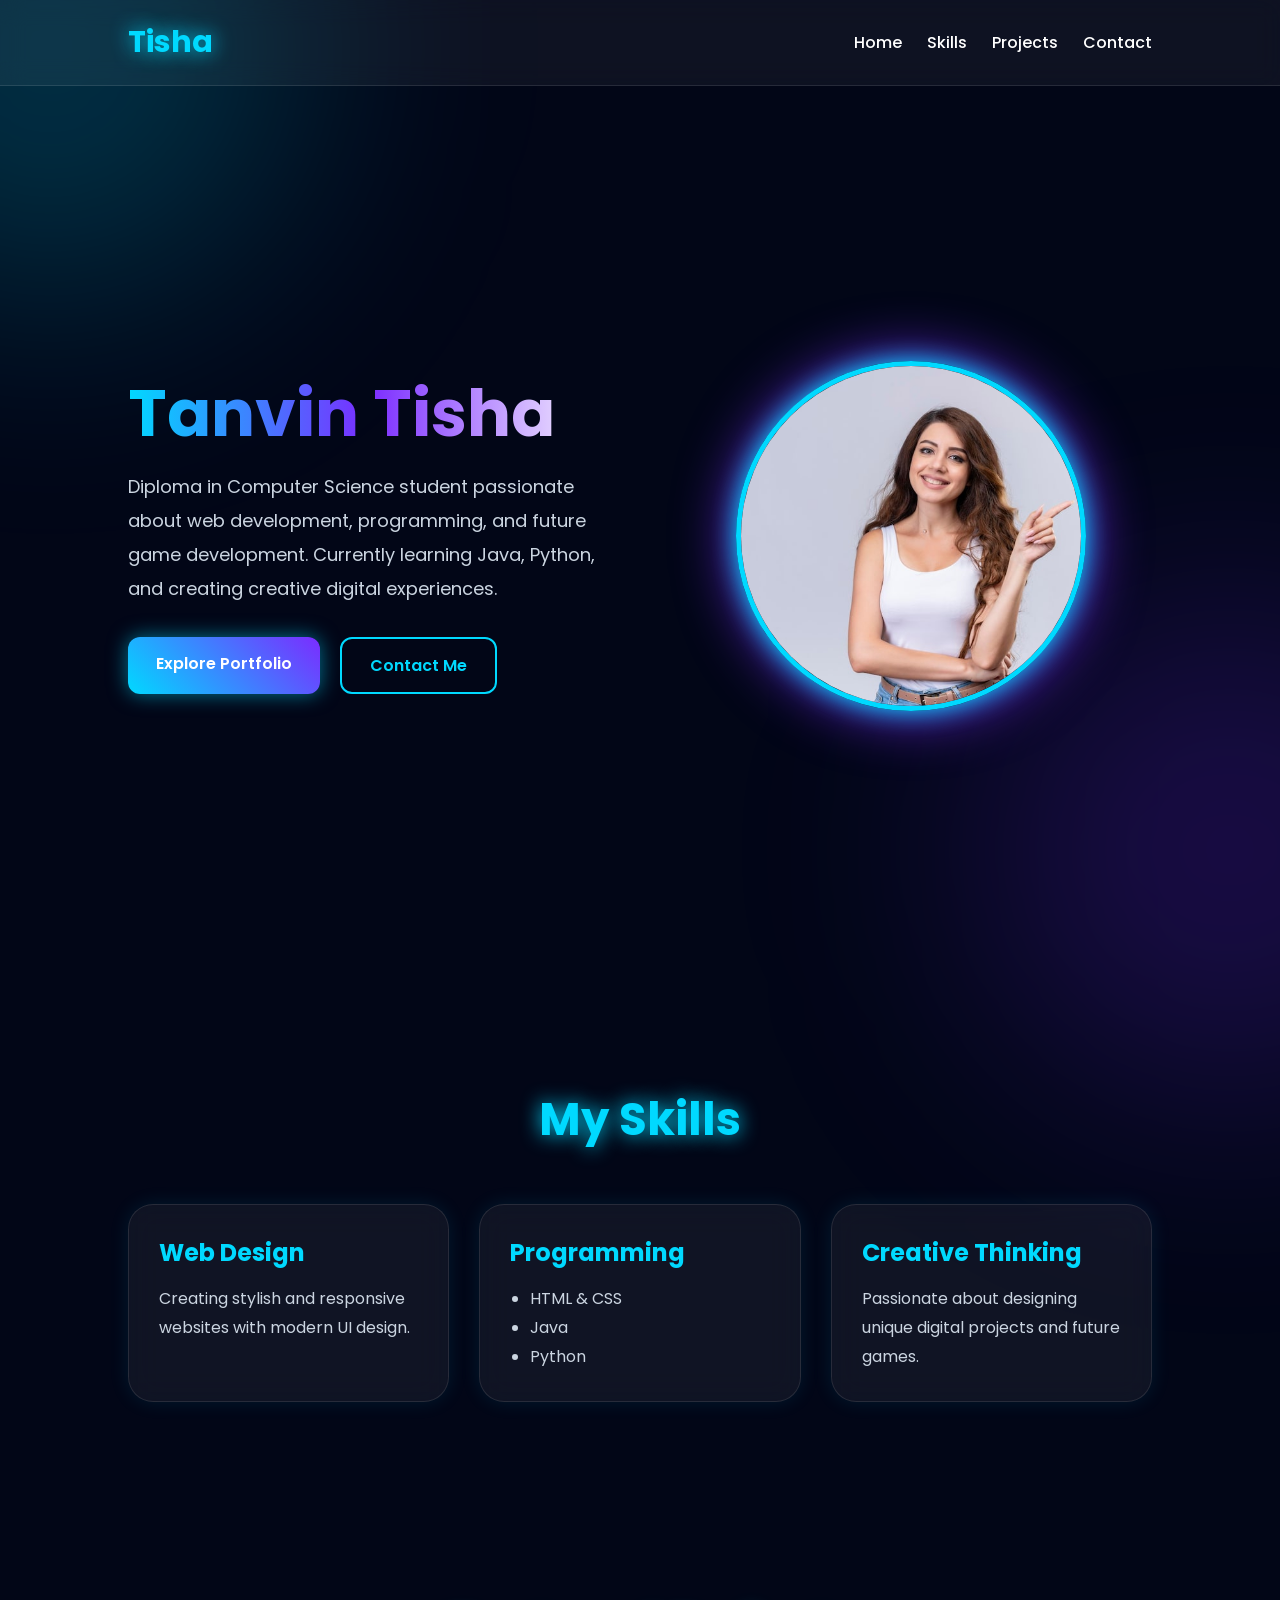
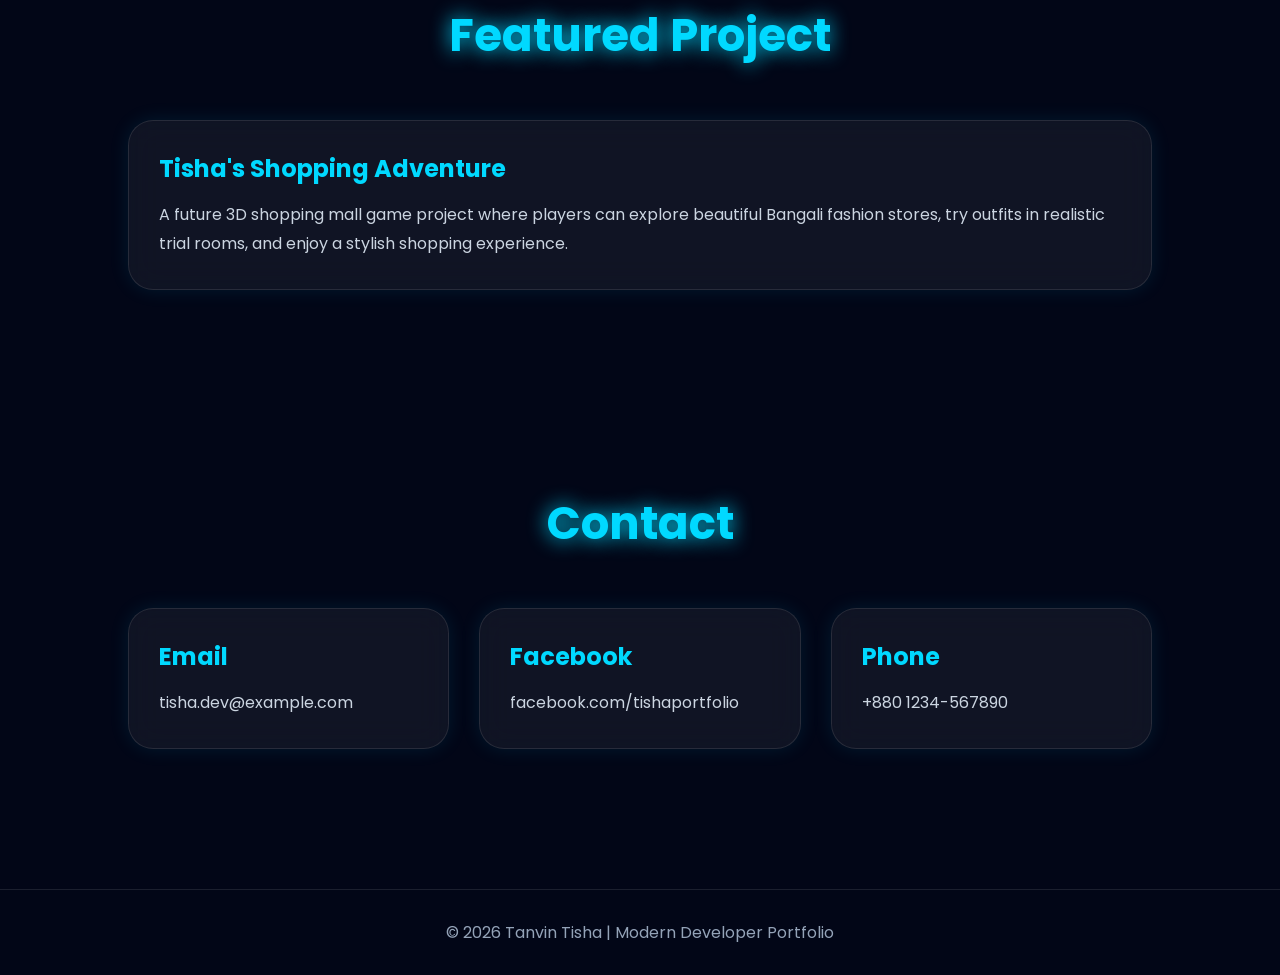
<file: 715458/index.html>
<!DOCTYPE html>
<html lang="en">

<head>
  <meta charset="UTF-8" />
  <meta name="viewport" content="width=device-width, initial-scale=1.0" />
  <title>Tanvin Tisha | Portfolio</title>

  <link rel="preconnect" href="https://fonts.googleapis.com">
  <link rel="preconnect" href="https://fonts.gstatic.com" crossorigin>

  <link href="https://fonts.googleapis.com/css2?family=Poppins:wght@300;400;500;600;700;800&display=swap"
    rel="stylesheet">

  <style>
    * {
      margin: 0;
      padding: 0;
      box-sizing: border-box;
      scroll-behavior: smooth;
    }

    body {
      font-family: 'Poppins', sans-serif;
      background: #020617;
      overflow-x: hidden;
      color: white;
    }

    body::before {
      content: "";
      position: fixed;
      width: 500px;
      height: 500px;
      background: #00d9ff33;
      border-radius: 50%;
      top: -200px;
      left: -200px;
      filter: blur(120px);
      z-index: -1;
    }

    body::after {
      content: "";
      position: fixed;
      width: 500px;
      height: 500px;
      background: #7b2cff33;
      border-radius: 50%;
      bottom: -200px;
      right: -200px;
      filter: blur(120px);
      z-index: -1;
    }

    nav {
      width: 100%;
      padding: 20px 10%;
      display: flex;
      justify-content: space-between;
      align-items: center;
      backdrop-filter: blur(12px);
      background: rgba(255, 255, 255, 0.05);
      border-bottom: 1px solid rgba(255, 255, 255, 0.1);
      position: sticky;
      top: 0;
      z-index: 999;
    }

    nav h1 {
      font-size: 30px;
      color: #00d9ff;
      text-shadow: 0 0 20px #00d9ff;
    }

    nav ul {
      display: flex;
      list-style: none;
      gap: 25px;
    }

    nav ul li a {
      text-decoration: none;
      color: white;
      transition: 0.3s;
      font-weight: 500;
    }

    nav ul li a:hover {
      color: #00d9ff;
      text-shadow: 0 0 10px #00d9ff;
    }

    .hero {
      min-height: 100vh;
      display: flex;
      justify-content: center;
      align-items: center;
      gap: 60px;
      padding: 60px 10%;
      flex-wrap: wrap;
    }

    .hero-text {
      flex: 1;
      min-width: 300px;
    }

    .hero-text h2 {
      font-size: 65px;
      line-height: 1.1;
      margin-bottom: 20px;
      background: linear-gradient(to right, #00d9ff, #7b2cff, white);
      -webkit-background-clip: text;
      -webkit-text-fill-color: transparent;
      animation: glow 3s infinite alternate;
    }

    @keyframes glow {
      from {
        filter: drop-shadow(0 0 10px #00d9ff);
      }

      to {
        filter: drop-shadow(0 0 25px #7b2cff);
      }
    }

    .hero-text p {
      font-size: 18px;
      line-height: 1.9;
      color: #cbd5e1;
      margin-bottom: 30px;
    }

    .buttons {
      display: flex;
      gap: 20px;
      flex-wrap: wrap;
    }

    .btn {
      padding: 14px 28px;
      border-radius: 12px;
      text-decoration: none;
      font-weight: 600;
      transition: 0.4s;
    }

    .btn-primary {
      background: linear-gradient(45deg, #00d9ff, #7b2cff);
      color: white;
      box-shadow: 0 0 20px #00d9ff88;
    }

    .btn-primary:hover {
      transform: translateY(-5px);
      box-shadow: 0 0 30px #00d9ff;
    }

    .btn-secondary {
      border: 2px solid #00d9ff;
      color: #00d9ff;
    }

    .btn-secondary:hover {
      background: #00d9ff;
      color: black;
      box-shadow: 0 0 25px #00d9ff;
    }

    .hero-image {
      flex: 1;
      display: flex;
      justify-content: center;
      min-width: 300px;
    }

    .hero-image img {
      width: 350px;
      height: 350px;
      object-fit: cover;
      border-radius: 50%;
      border: 5px solid #00d9ff;
      box-shadow:
        0 0 25px #00d9ff,
        0 0 60px #7b2cff;
      animation: float 4s ease-in-out infinite;
    }

    @keyframes float {

      0%,
      100% {
        transform: translateY(0px);
      }

      50% {
        transform: translateY(-15px);
      }
    }

    section {
      padding: 100px 10%;
    }

    .title {
      text-align: center;
      font-size: 45px;
      margin-bottom: 50px;
      color: #00d9ff;
      text-shadow: 0 0 20px #00d9ff;
    }

    .cards {
      display: grid;
      grid-template-columns: repeat(auto-fit, minmax(260px, 1fr));
      gap: 30px;
    }

    .card {
      background: rgba(255, 255, 255, 0.06);
      padding: 30px;
      border-radius: 25px;
      backdrop-filter: blur(15px);
      border: 1px solid rgba(255, 255, 255, 0.1);
      transition: 0.4s;
      box-shadow: 0 0 20px rgba(0, 217, 255, 0.1);
    }

    .card:hover {
      transform: translateY(-10px);
      box-shadow: 0 0 30px #00d9ff66;
    }

    .card h3 {
      font-size: 24px;
      margin-bottom: 15px;
      color: #00d9ff;
    }

    .card p,
    .card li {
      color: #cbd5e1;
      line-height: 1.8;
    }

    .card ul {
      padding-left: 20px;
    }

    footer {
      text-align: center;
      padding: 30px;
      color: #94a3b8;
      border-top: 1px solid rgba(255, 255, 255, 0.1);
      margin-top: 40px;
    }

    @media(max-width:900px) {
      .hero-text h2 {
        font-size: 45px;
      }

      nav ul {
        display: none;
      }
    }
  </style>
</head>

<body>

  <nav>
    <h1>Tisha</h1>

    <ul>
      <li><a href="#">Home</a></li>
      <li><a href="#">Skills</a></li>
      <li><a href="#">Projects</a></li>
      <li><a href="#">Contact</a></li>
    </ul>
  </nav>

  <section class="hero">

    <div class="hero-text">
      <h2>Tanvin Tisha</h2>

      <p>
        Diploma in Computer Science student passionate about web development,
        programming, and future game development. Currently learning Java,
        Python, and creating creative digital experiences.
      </p>

      <div class="buttons">
        <a href="#" class="btn btn-primary">Explore Portfolio</a>

        <a href="#" class="btn btn-secondary">Contact Me</a>
      </div>
    </div>

    <div class="hero-image">
      <img src="profile.jpeg"
        alt="Profile">
    </div>

  </section>

  <section>

    <h2 class="title">My Skills</h2>

    <div class="cards">

      <div class="card">
        <h3>Web Design</h3>
        <p>
          Creating stylish and responsive websites with modern UI design.
        </p>
      </div>

      <div class="card">
        <h3>Programming</h3>

        <ul>
          <li>HTML & CSS</li>
          <li>Java</li>
          <li>Python</li>
        </ul>
      </div>

      <div class="card">
        <h3>Creative Thinking</h3>

        <p>
          Passionate about designing unique digital projects and future games.
        </p>
      </div>

    </div>

  </section>

  <section>

    <h2 class="title">Featured Project</h2>

    <div class="cards">

      <div class="card">
        <h3>Tisha's Shopping Adventure</h3>

        <p>
          A future 3D shopping mall game project where players can explore
          beautiful Bangali fashion stores, try outfits in realistic trial rooms,
          and enjoy a stylish shopping experience.
        </p>
      </div>

    </div>

  </section>

  <section>

    <h2 class="title">Contact</h2>

    <div class="cards">

      <div class="card">
        <h3>Email</h3>
        <p>tisha.dev@example.com</p>
      </div>

      <div class="card">
        <h3>Facebook</h3>
        <p>facebook.com/tishaportfolio</p>
      </div>

      <div class="card">
        <h3>Phone</h3>
        <p>+880 1234-567890</p>
      </div>

    </div>

  </section>

  <footer>
    © 2026 Tanvin Tisha | Modern Developer Portfolio
  </footer>

</body>

</html>
</file>
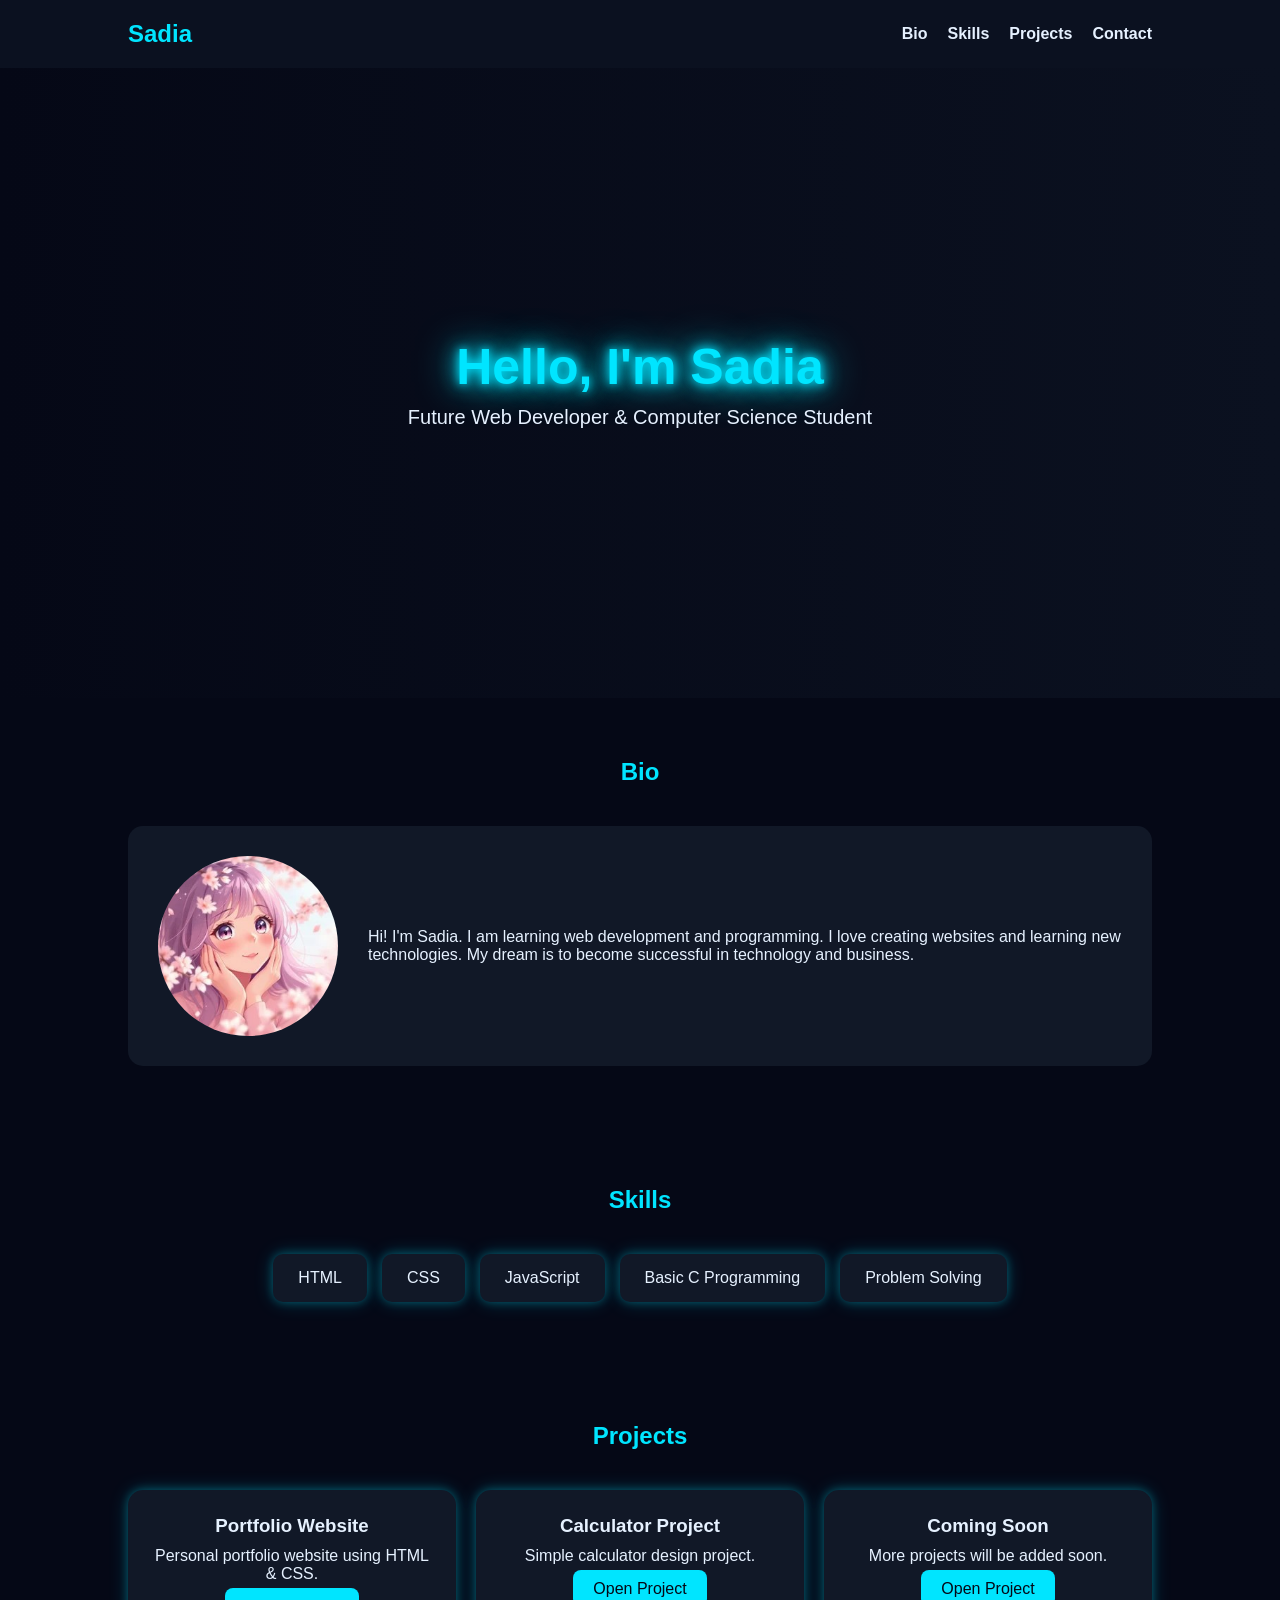
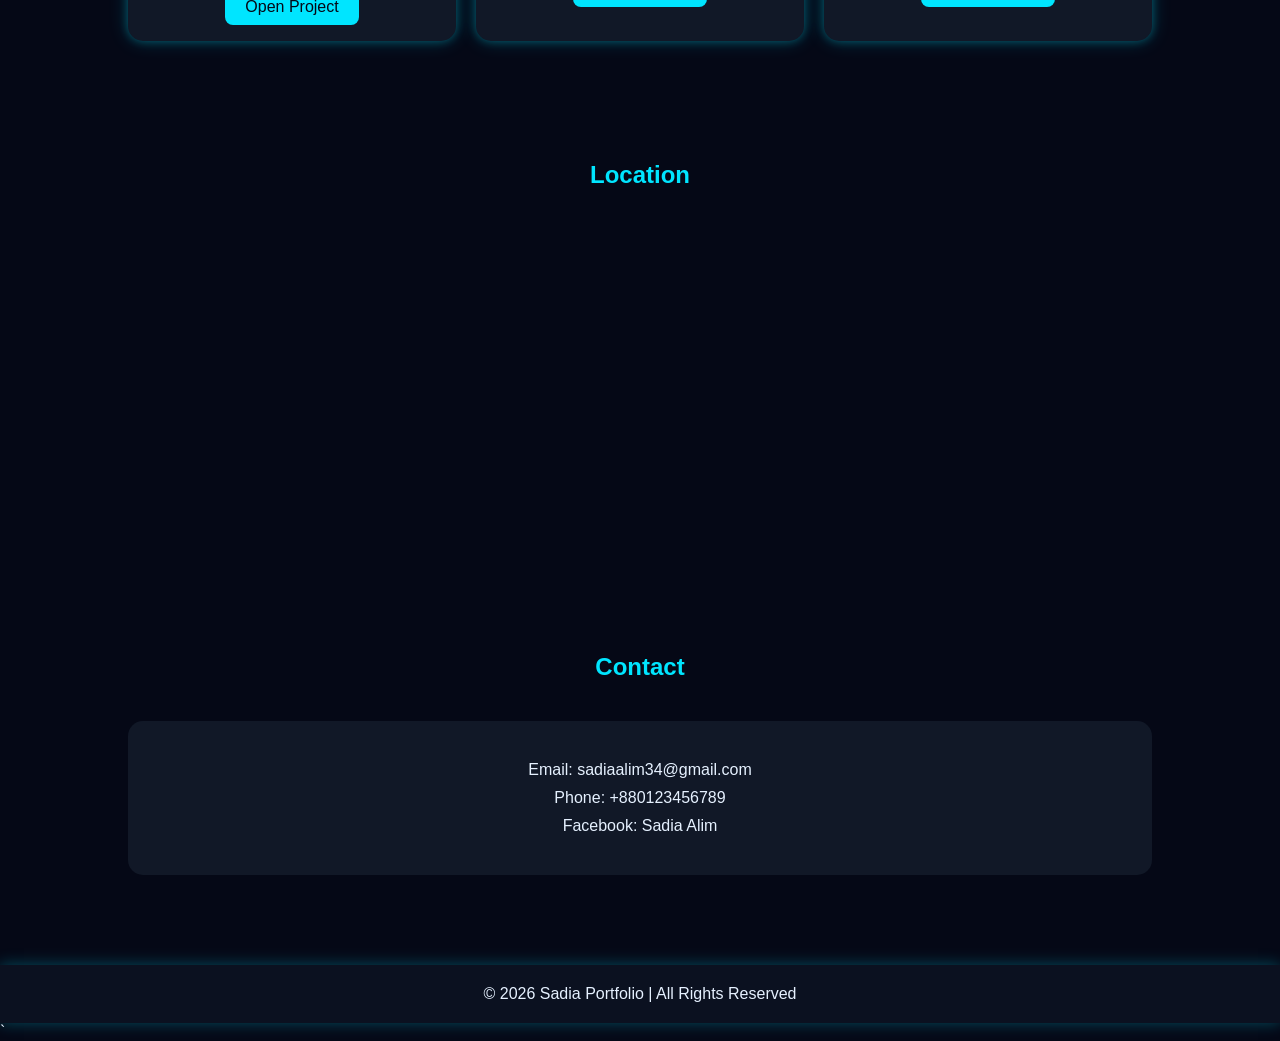
<file: 715483/index.html>
<!DOCTYPE html>
<html lang="en">
<head>
    <meta charset="UTF-8">
    <meta name="viewport" content="width=device-width, initial-scale=1.0">
    <title>Sadia Portfolio</title>
    <link rel="stylesheet" href="style.css">
</head>
<body>

    <!-- Navbar -->
    <nav>
        <h2 class="logo">Sadia</h2>

        <ul>
            <li><a href="#bio">Bio</a></li>
            <li><a href="#skills">Skills</a></li>
            <li><a href="#projects">Projects</a></li>
            <li><a href="#contact">Contact</a></li>
        </ul>
    </nav>

    <!-- Hero Section -->
    <section class="hero">
        <div class="hero-text">
            <h1>Hello, I'm Sadia</h1>
            <p>Future Web Developer & Computer Science Student</p>
        </div>
    </section>

    <!-- Bio Section -->
    <section id="bio" class="section">
        <h2>Bio</h2>

        <div class="bio-container">
            <img src="profile.jpeg" alt="Profile Picture">

            <p>
                Hi! I'm Sadia. I am learning web development and programming.
                I love creating websites and learning new technologies.
                My dream is to become successful in technology and business.
            </p>
        </div>
    </section>

    <!-- Skills Section -->
    <section id="skills" class="section">
        <h2>Skills</h2>

        <div class="skills-box">
            <div class="skill">HTML</div>
            <div class="skill">CSS</div>
            <div class="skill">JavaScript</div>
            <div class="skill">Basic C Programming</div>
            <div class="skill">Problem Solving</div>
        </div>
    </section>

    <!-- Projects Section -->
    <section id="projects" class="section">
        <h2>Projects</h2>

        <div class="project-container">

            <div class="project-card">
                <h3>Portfolio Website</h3>
                <p>Personal portfolio website using HTML & CSS.</p>
                <a href="https://github.com" target="_blank">Open Project</a>
            </div>

            <div class="project-card">
                <h3>Calculator Project</h3>
                <p>Simple calculator design project.</p>
                <a href="https://github.com" target="_blank">Open Project</a>
            </div>

            <div class="project-card">
                <h3>Coming Soon</h3>
                <p>More projects will be added soon.</p>
                <a href="#">Open Project</a>
            </div>

        </div>
    </section>

    <!-- Location Section -->
    <section class="section">
        <h2>Location</h2>

        <div class="map-container">
            <iframe
                src="https://www.google.com/maps/embed?pb=!1m18!1m12!1m3!1d14581.773248621536!2d89.370487!3d24.846522!2m3!1f0!2f0!3f0!3m2!1i1024!2i768!4f13.1!3m3!1m2!1s0x39fcbc9c9d4f5a6f%3A0x5d6b52cb7f4b8d2d!2sBogra!5e0!3m2!1sen!2sbd!4v1710000000000!5m2!1sen!2sbd"
                width="100%"
                height="300"
                style="border:0;"
                allowfullscreen=""
                loading="lazy">
            </iframe>
        </div>
    </section>

    <!-- Contact Section -->
    <section id="contact" class="section">
        <h2>Contact</h2>

        <div class="contact-box">
            <p>Email: sadiaalim34@gmail.com</p>
            <p>Phone: +880123456789</p>
            <p>Facebook: Sadia Alim</p>
        </div>
    </section>

    <!-- Footer -->
    <footer>
        <p>© 2026 Sadia Portfolio | All Rights Reserved</p>
    </footer>

</body>
</html>
`
</file>
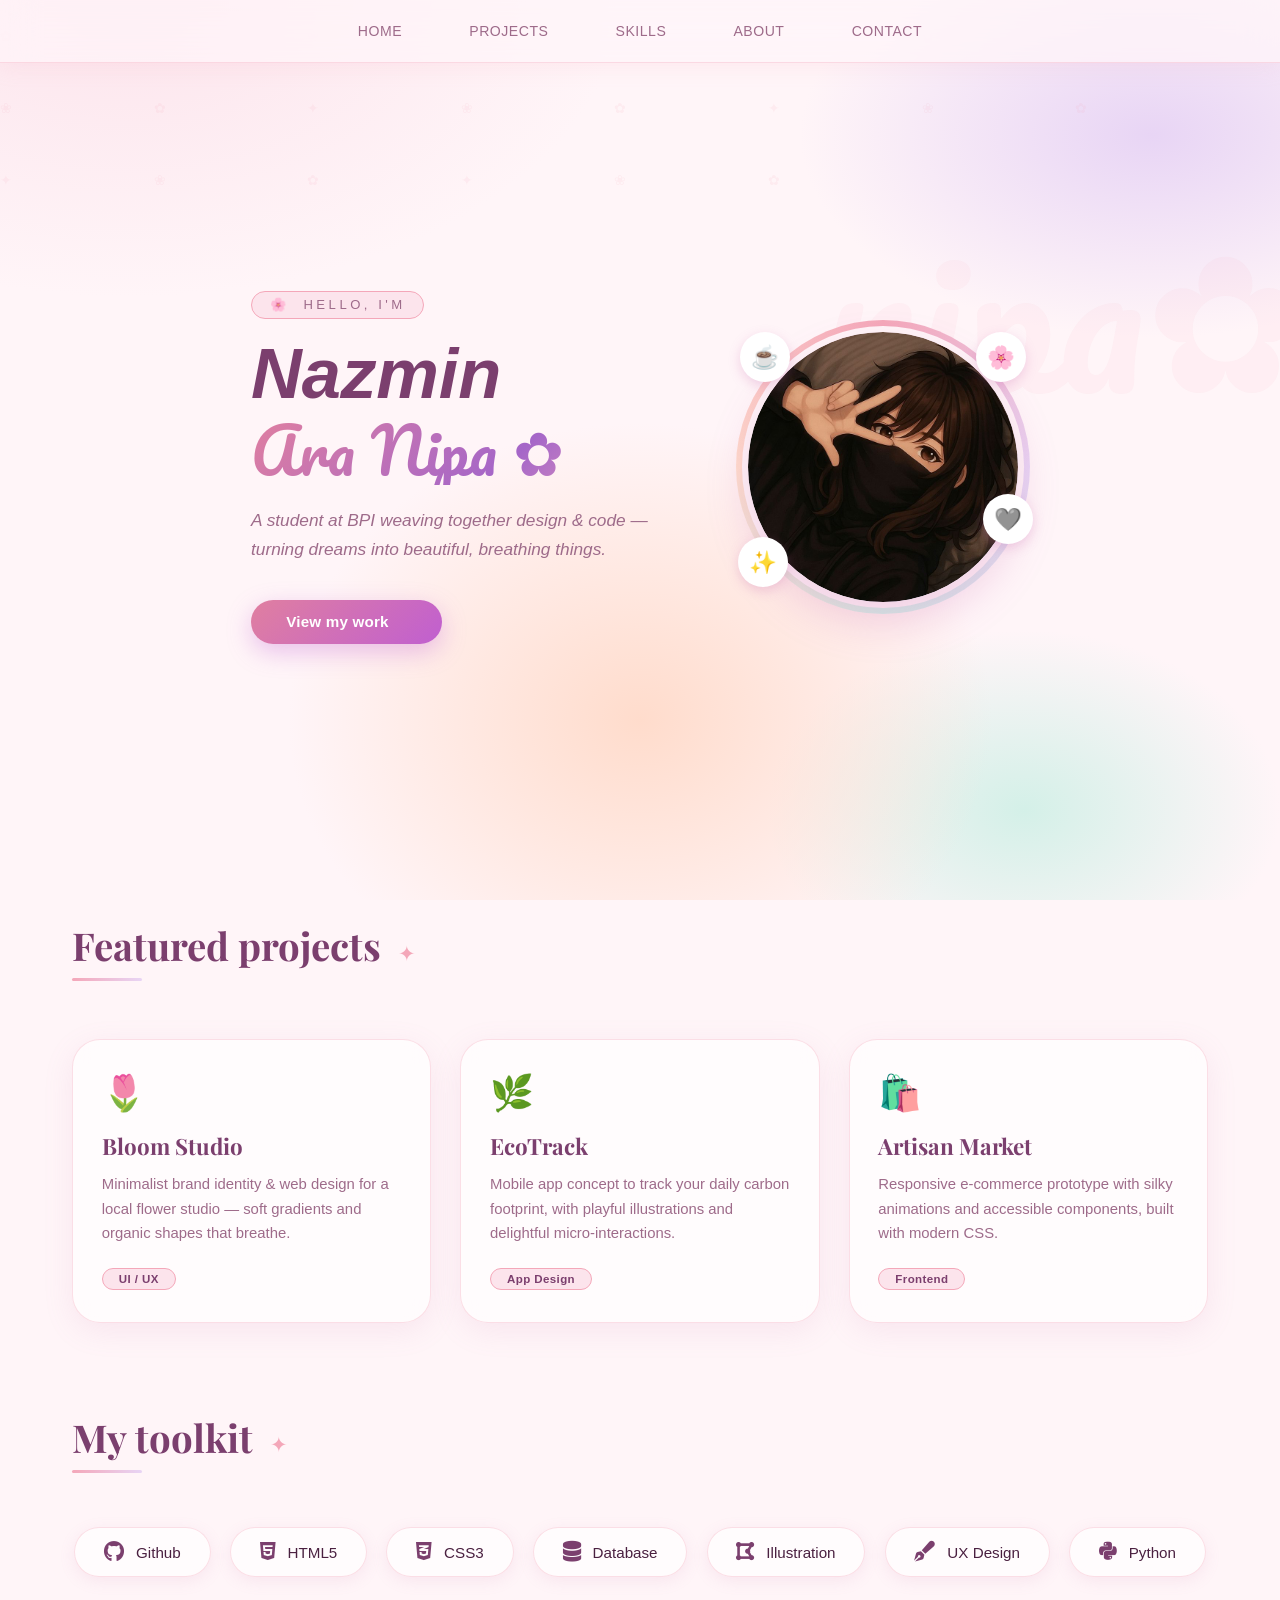
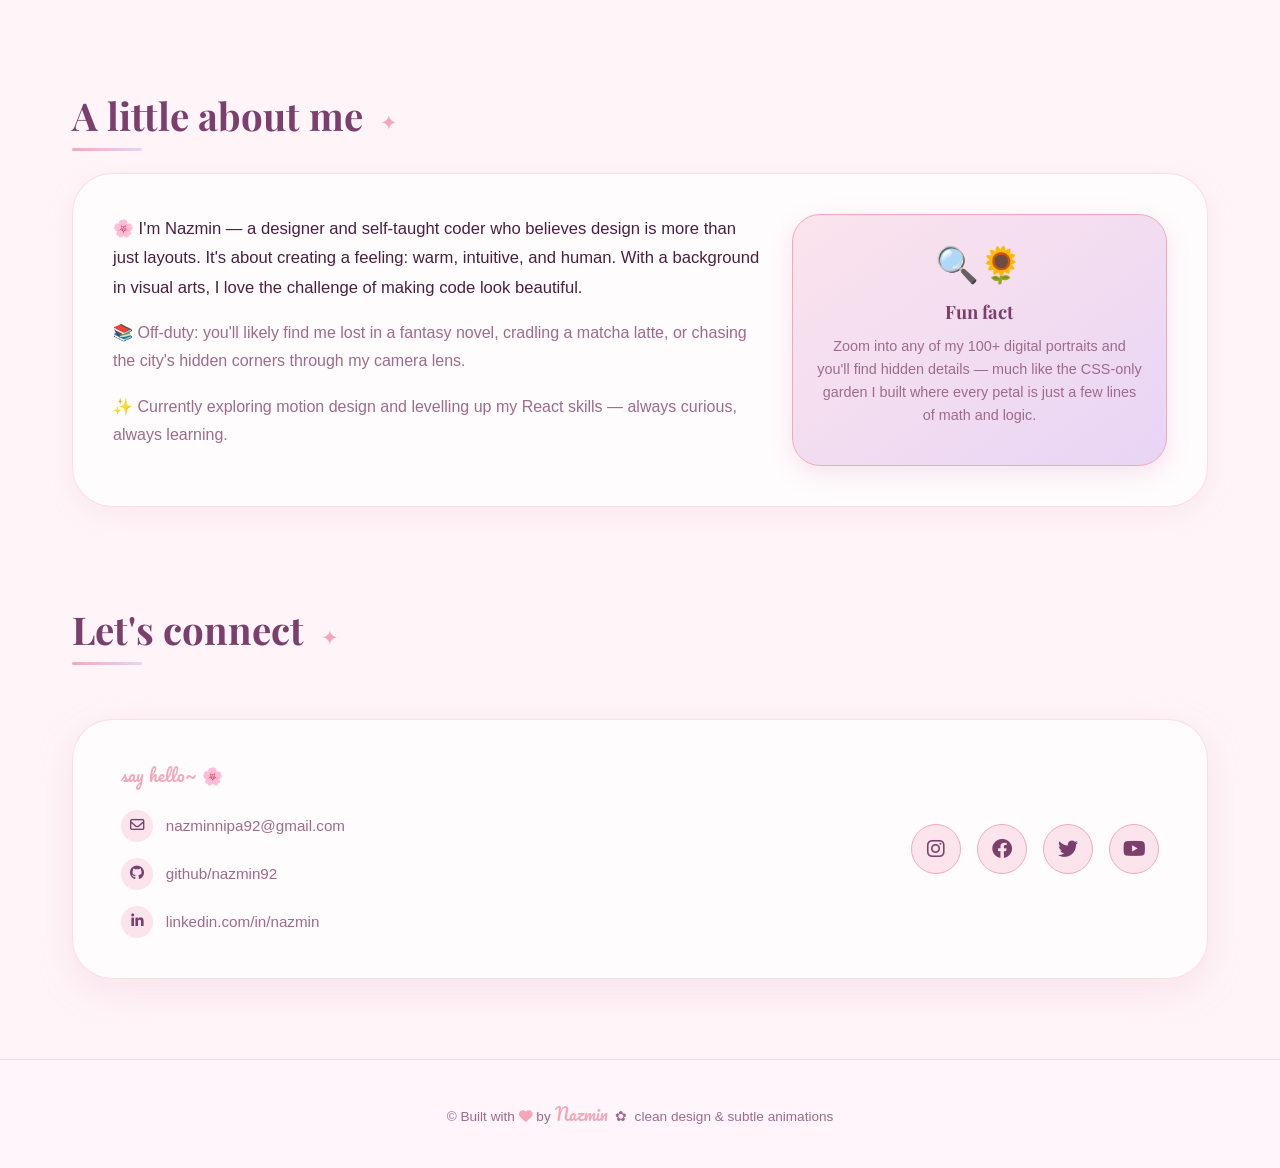
<file: 715492/index.html>
<!DOCTYPE html>
<html lang="en">
<head>
  <meta charset="UTF-8">
  <meta name="viewport" content="width=device-width, initial-scale=1.0, maximum-scale=1.0, user-scalable=yes, viewport-fit=cover">
  <title>Nazmin Ara Nipa ✿ Portfolio</title>
  <link href="https://fonts.googleapis.com/css2?family=Playfair+Display:ital,wght@0,400;0,600;0,700;1,400;1,600&family=Pacifico&family=DM+Sans:ital,opsz,wght@0,9..40,300;0,9..40,400;0,9..40,500;1,9..40,300&display=swap" rel="stylesheet">
  <link rel="stylesheet" href="https://cdnjs.cloudflare.com/ajax/libs/font-awesome/6.0.0-beta3/css/all.min.css">
  <link rel="stylesheet" href="style.css">
  <script src="script.js" defer></script>
</head>
<body>

  <!-- ══ NAV ══ -->
  <nav class="navbar">
    <a href="#home">Home</a>
    <a href="#projects">Projects</a>
    <a href="#skills">Skills</a>
    <a href="#about">About</a>
    <a href="#contact">Contact</a>
  </nav>

  <main>

    <!-- ══ HERO ══ -->
    <section id="home" class="hero">
      <div class="container hero-content">

        <div class="hero-text">
          <div class="greeting">🌸 &nbsp;Hello, I'm</div>
          <h1>
            <i>Nazmin</i>
            <span class="cursive-name">Ara Nipa ✿</span>
          </h1>
          <p>A student at BPI weaving together design & code — turning dreams into beautiful, breathing things.</p>
          <a href="#projects" class="btn">
            View my work &nbsp;<i class="fas fa-sparkles"></i>
          </a>
        </div>

        <div class="hero-avatar">
          <div class="avatar-wrap">
            <div class="avatar-circle">
              <img src="profile.jpg" alt="Nazmin Ara Nipa portrait">
            </div>
            <div class="badge badge-1">🌸</div>
            <div class="badge badge-2">✨</div>
            <div class="badge badge-3">🩶</div>
            <div class="badge badge-4">☕</div>

          </div>
        </div>

      </div>
    </section>

    <!-- ══ PROJECTS ══ -->
    <div class="container" id="projects">
      <h2 class="section-title fade-up">Featured projects <span class="title-deco">✦</span></h2>

      <div class="projects-grid">

        <div class="project-card fade-up">
          <div class="project-icon">🌷</div>
          <h3>Bloom Studio</h3>
          <p>Minimalist brand identity & web design for a local flower studio — soft gradients and organic shapes that breathe.</p>
          <span class="project-tag">UI / UX</span>
        </div>

        <div class="project-card fade-up">
          <div class="project-icon">🌿</div>
          <h3>EcoTrack</h3>
          <p>Mobile app concept to track your daily carbon footprint, with playful illustrations and delightful micro-interactions.</p>
          <span class="project-tag">App Design</span>
        </div>

        <div class="project-card fade-up">
          <div class="project-icon">🛍️</div>
          <h3>Artisan Market</h3>
          <p>Responsive e-commerce prototype with silky animations and accessible components, built with modern CSS.</p>
          <span class="project-tag">Frontend</span>
        </div>

      </div>
    </div>

    <!-- ══ SKILLS ══ -->
    <div class="container" id="skills">
      <h2 class="section-title fade-up">My toolkit <span class="title-deco">✦</span></h2>

      <div class="skills-wrapper">
        <div class="skill-item fade-up"><i class="fab fa-github"></i> Github</div>
        <div class="skill-item fade-up"><i class="fab fa-html5"></i> HTML5</div>
        <div class="skill-item fade-up"><i class="fab fa-css3-alt"></i> CSS3</div>
        <div class="skill-item fade-up"><i class="fas fa-database"></i> Database</div>
        <div class="skill-item fade-up"><i class="fas fa-draw-polygon"></i> Illustration</div>
        <div class="skill-item fade-up"><i class="fas fa-pen-fancy"></i> UX Design</div>
        <div class="skill-item fade-up"><i class="fab fa-python"></i> Python</div>
      </div>
    </div>

    <!-- ══ ABOUT ══ -->
    <div class="container" id="about">
      <h2 class="section-title fade-up">A little about me <span class="title-deco">✦</span></h2>

      <div class="about-content fade-up">
        <div class="about-text">
          <p>🌸 I'm Nazmin — a designer and self-taught coder who believes design is more than just layouts. It's about creating a feeling: warm, intuitive, and human. With a background in visual arts, I love the challenge of making code look beautiful.</p>
          <p>📚 Off-duty: you'll likely find me lost in a fantasy novel, cradling a matcha latte, or chasing the city's hidden corners through my camera lens.</p>
          <p>✨ Currently exploring motion design and levelling up my React skills — always curious, always learning.</p>
        </div>

        <div class="about-highlight">
          <span class="fun-emoji">🔍🌻</span>
          <h4>Fun fact</h4>
          <p>Zoom into any of my 100+ digital portraits and you'll find hidden details — much like the CSS-only garden I built where every petal is just a few lines of math and logic.</p>
        </div>
      </div>
    </div>

    <!-- ══ CONTACT ══ -->
    <div class="container" id="contact">
      <h2 class="section-title fade-up">Let's connect <span class="title-deco">✦</span></h2>

      <div class="contact-flex fade-up">
        <div>
          <p class="contact-label">say hello~ 🌸</p>
          <div class="contact-info">
            <a href="mailto:nazminnipa92@gmail.com">
              <i class="far fa-envelope"></i>
              nazminnipa92@gmail.com
            </a>
            <a href="#">
              <i class="fab fa-github"></i>
              github/nazmin92
            </a>
            <a href="#">
              <i class="fab fa-linkedin-in"></i>
              linkedin.com/in/nazmin
            </a>
          </div>
        </div>

        <div class="social-links">
          <a href="https://www.instagram.com" target="_blank" aria-label="Instagram"><i class="fab fa-instagram"></i></a>
          <a href="https://www.facebook.com" target="_blank" aria-label="Facebook"><i class="fab fa-facebook"></i></a>
          <a href="https://www.x.com"        target="_blank" aria-label="Twitter">  <i class="fab fa-twitter"></i></a>
          <a href="https://www.youtube.com"  target="_blank" aria-label="YouTube">  <i class="fab fa-youtube"></i></a>
        </div>
      </div>
    </div>

  </main>

  <!-- ══ FOOTER ══ -->
  <footer>
    <p>© Built with <i class="fas fa-heart" style="color:#f4a7b9;"></i> by <span class="footer-brand">Nazmin</span> &nbsp;✿&nbsp; clean design & subtle animations</p>
  </footer>
</body>
</html>
</file>
<file: 715483/style.css>
* {
    margin: 0;
    padding: 0;
    box-sizing: border-box;
}

body {
    font-family: Arial, sans-serif;
    background: #050816;
    color: #e6f1ff;
}

nav {
    display: flex;
    justify-content: space-between;
    align-items: center;
    padding: 20px 10%;
    background: #0b1120;
    position: sticky;
    top: 0;
}

.logo {
    color: #00e5ff;
}

nav ul {
    display: flex;
    list-style: none;
}

nav ul li {
    margin-left: 20px;
}

nav ul li a {
    text-decoration: none;
    color: #e6f1ff;
    font-weight: bold;
    transition: 0.3s;
}

nav ul li a:hover {
    color: #00e5ff;
    text-shadow: 0 0 10px #00e5ff;
}

.hero {
    height: 70vh;
    display: flex;
    justify-content: center;
    align-items: center;
    text-align: center;
    background: linear-gradient(to right, #050816, #0b1120);
}

.hero h1 {
    font-size: 50px;
    color: #00e5ff;
    text-shadow: 0 0 10px #00e5ff,
                 0 0 20px #00e5ff,
                 0 0 40px #00e5ff;
}

.hero p {
    margin-top: 10px;
    font-size: 20px;
}

.section {
    padding: 60px 10%;
}

.section h2 {
    text-align: center;
    margin-bottom: 40px;
    color: #00e5ff;
}

.bio-container {
    display: flex;
    align-items: center;
    gap: 30px;
    background: #111827;
    padding: 30px;
    border-radius: 15px;
}

.bio-container img {
    width: 180px;
    height: 180px;
    border-radius: 50%;
    object-fit: cover;
}

.skills-box {
    display: flex;
    flex-wrap: wrap;
    gap: 15px;
    justify-content: center;
}

.skill {
    background: #111827;
    padding: 15px 25px;
    border-radius: 10px;
    box-shadow: 0 0 10px rgba(0,229,255,0.3),
                0 0 20px rgba(0,229,255,0.2);
}

.project-container {
    display: grid;
    grid-template-columns: repeat(auto-fit, minmax(250px, 1fr));
    gap: 20px;
}

.project-card {
    background: #111827;
    padding: 25px;
    border-radius: 15px;
    box-shadow: 0 0 10px rgba(0,229,255,0.3),
                0 0 20px rgba(0,229,255,0.2);
    text-align: center;
}

.project-card h3 {
    margin-bottom: 10px;
}

.project-card p {
    margin-bottom: 15px;
}

.project-card a {
    text-decoration: none;
    background: #00e5ff;
    color: #050816;
    padding: 10px 20px;
    border-radius: 8px;
}

.map-container {
    border-radius: 15px;
    overflow: hidden;
}

.contact-box {
    background: #111827;
    padding: 30px;
    border-radius: 15px;
    text-align: center;
}

.contact-box p {
    margin: 10px 0;
}

footer {
    text-align: center;
    padding: 20px;
    background: #0b1120;
    box-shadow: 0 0 15px rgba(0,229,255,0.3);
    margin-top: 30px;
}

@media(max-width: 768px) {

    .bio-container {
        flex-direction: column;
        text-align: center;
    }

    nav {
        flex-direction: column;
    }

    nav ul {
        margin-top: 10px;
    }

    .hero h1 {
        font-size: 35px;
    }
}
</file>
<file: 715492/style.css>
:root {
      --rose:    #f4a7b9;
      --blush:   #fce4ec;
      --lilac:   #e8d5f5;
      --mint:    #d4f0e8;
      --butter:  #fef7e0;
      --peach:   #ffdccc;
      --deep:    #7b3f6e;
      --text:    #4a2040;
      --muted:   #9e6b8a;
      --card:    rgba(255,255,255,0.65);
      --border:  rgba(244,167,185,0.35);
    }

    * { margin: 0; padding: 0; box-sizing: border-box; }

    html { scroll-behavior: smooth; }

    body {
      font-family: Arial, Helvetica, sans-serif;
      color: var(--text);
      background: #fff5f8;
      overflow-x: hidden;
      cursor: url("data:image/svg+xml,%3Csvg xmlns='http://www.w3.org/2000/svg' width='24' height='24' viewBox='0 0 24 24'%3E%3Ccircle cx='12' cy='12' r='5' fill='%23f4a7b9' opacity='0.8'/%3E%3C/svg%3E") 12 12, auto;
    }

    /* ── BACKGROUND ── */
    body::before {
      content: '';
      position: fixed;
      inset: 0;
      z-index: -2;
      background:
        radial-gradient(ellipse 70% 60% at 10% 0%, #fce4ec 0%, transparent 55%),
        radial-gradient(ellipse 55% 45% at 90% 15%, #e8d5f5 0%, transparent 50%),
        radial-gradient(ellipse 50% 60% at 50% 80%, #ffdccc 0%, transparent 55%),
        radial-gradient(ellipse 40% 40% at 80% 90%, #d4f0e8 0%, transparent 50%),
        #fff5f8;
    }

    /* floating sparkle dots */
    body::after {
      content: '✿ ✦ ❀ ✿ ✦ ❀ ✿ ✦ ❀ ✿ ✦ ❀ ✿ ✦ ❀ ✿ ✦ ❀ ✿ ✦ ❀ ✿';
      position: fixed;
      inset: 0;
      z-index: -1;
      font-size: 0.9rem;
      color: var(--rose);
      opacity: 0.12;
      letter-spacing: 3.8rem;
      word-spacing: 1rem;
      line-height: 4.5rem;
      pointer-events: none;
    }

    /* ── NAV ── */
    .navbar {
      padding: 1.1rem 0;
      display: flex;
      justify-content: center;
      flex-wrap: wrap;
      gap: 0.2rem 2.4rem;
      position: sticky;
      top: 0;
      z-index: 100;
      background: rgba(255, 245, 250, 0.72);
      backdrop-filter: blur(18px);
      -webkit-backdrop-filter: blur(18px);
      border-bottom: 1.5px solid var(--border);
      box-shadow: 0 4px 20px rgba(244,167,185,0.15);
    }

    .navbar a {
      text-decoration: none;
      font-weight: 500;
      color: var(--muted);
      font-size: 0.88rem;
      letter-spacing: 0.5px;
      padding: 0.35rem 0.9rem;
      border-radius: 30px;
      transition: all 0.25s ease;
      text-transform: uppercase;
    }

    .navbar a:hover {
      background: var(--blush);
      color: var(--deep);
      transform: translateY(-2px);
    }

    /* ── HERO ── */
    .hero {
      min-height: 88vh;
      display: flex;
      align-items: center;
      padding: 3rem 0 2rem;
      position: relative;
    }

    /* big decorative heading behind */
    .hero::before {
      content: 'nipa✿';
      position: absolute;
      top: 10%;
      right: -2%;
      font-family: 'Pacifico', cursive;
      font-size: clamp(5rem, 15vw, 13rem);
      color: var(--rose);
      opacity: 0.08;
      pointer-events: none;
      white-space: nowrap;
      z-index: 0;
    }

    .container {
      max-width: 1200px;
      margin: 0 auto;
      padding: 0 2rem;
      position: relative;
      z-index: 1;
    }

    .hero-content {
      display: flex;
      flex-wrap: wrap;
      align-items: center;
      justify-content: space-between;
      gap: 3rem;
    }

    .hero-text {
      flex: 1.2;
      min-width: 280px;
      animation: fadeSlideUp 0.9s cubic-bezier(0.2,0.9,0.4,1.1) forwards;
    }

    .hero-text .greeting {
      display: inline-flex;
      align-items: center;
      gap: 0.5rem;
      font-size: 0.82rem;
      text-transform: uppercase;
      letter-spacing: 3.5px;
      color: var(--muted);
      font-weight: 500;
      margin-bottom: 1rem;
      background: var(--blush);
      padding: 0.35rem 1.1rem;
      border-radius: 30px;
      border: 1px solid var(--rose);
    }

    .hero-text h1 {
      font-family: sans-serif;
      font-size: clamp(2.8rem, 6vw, 4.4rem);
      font-weight: 700;
      line-height: 1.12;
      color: var(--deep);
      margin-bottom: 0.3rem;
    }

    .hero-text h1 .cursive-name {
      font-family: 'Pacifico', cursive;
      font-size: clamp(2.2rem, 5vw, 3.8rem);
      font-weight: 400;
      background: linear-gradient(135deg, #e07fa0 0%, #a566c8 60%, #f4a7b9 100%);
      -webkit-background-clip: text;
      -webkit-text-fill-color: transparent;
      background-clip: text;
      display: block;
      margin-top: 0.2rem;
    }

    .hero-text p {
      font-size: 1.08rem;
      color: var(--muted);
      max-width: 460px;
      margin: 1.3rem 0 2.2rem;
      line-height: 1.7;
      font-style: italic;
    }

    .btn {
      display: inline-flex;
      align-items: center;
      gap: 0.6rem;
      background: linear-gradient(135deg, #e07fa0, #c05fd0);
      color: #fff;
      padding: 0.85rem 2.2rem;
      border-radius: 50px;
      text-decoration: none;
      font-weight: 600;
      font-size: 0.95rem;
      transition: all 0.3s ease;
      box-shadow: 0 8px 24px rgba(192,95,208,0.35);
      border: none;
      cursor: pointer;
      letter-spacing: 0.2px;
    }

    .btn:hover {
      transform: translateY(-4px) scale(1.03);
      box-shadow: 0 16px 32px rgba(192,95,208,0.45);
      color: white;
    }

    /* ── AVATAR ── */
    .hero-avatar {
      flex: 0.8;
      min-width: 240px;
      display: flex;
      justify-content: center;
      animation: fadeSlideRight 0.9s ease forwards;
    }

    .avatar-wrap {
      position: relative;
      display: inline-block;
    }

    /* decorative ring */
    .avatar-wrap::before {
      content: '';
      position: absolute;
      inset: -12px;
      border-radius: 50%;
      background: conic-gradient(from 0deg, var(--rose), var(--lilac), var(--mint), var(--peach), var(--rose));
      animation: spin 8s linear infinite;
      z-index: 0;
    }

    .avatar-wrap::after {
      content: '';
      position: absolute;
      inset: -6px;
      border-radius: 50%;
      background: #fff5f8;
      z-index: 1;
    }

    @keyframes spin { to { transform: rotate(360deg); } }

    .avatar-circle {
      position: relative;
      z-index: 2;
      width: 270px;
      height: 270px;
      border-radius: 50%;
      overflow: hidden;
      background: linear-gradient(145deg, var(--blush), var(--lilac));
      box-shadow: 0 20px 40px rgba(200,100,170,0.25);
      display: flex;
      align-items: center;
      justify-content: center;
      transition: transform 0.35s ease;
    }

    .avatar-circle:hover { transform: scale(1.04); }

    .avatar-circle img {
      width: 100%;
      height: 100%;
      object-fit: cover;
      border-radius: 50%;
    }

    /* avatar emoji badges */
    .badge {
      position: absolute;
      z-index: 3;
      background: white;
      border-radius: 50%;
      width: 50px;
      height: 50px;
      display: flex;
      align-items: center;
      justify-content: center;
      font-size: 1.4rem;
      box-shadow: 0 4px 12px rgba(200,100,170,0.25);
      animation: floatBadge 3s ease-in-out infinite;
    }

    .badge-1 { top: 0; right: -8px; animation-delay: 0s; }
    .badge-2 { bottom: 15px; left: -10px; animation-delay: 1s; }
    .badge-3 { top: 60%; right: -15px; animation-delay: 2s; }
    .badge-4 {top: 0; left: -8px; animation-delay: 4s;}

    @keyframes floatBadge {
      0%, 100% { transform: translateY(0); }
      50% { transform: translateY(-8px); }
    }

    /* ── SECTION TITLE ── */
    .section-title {
      font-family: 'Playfair Display', serif;
      font-size: clamp(1.8rem, 4vw, 2.4rem);
      font-weight: 700;
      margin: 4rem 0 2rem;
      position: relative;
      display: inline-block;
      color: var(--deep);
    }

    .section-title .title-deco {
      font-family: 'Pacifico', cursive;
      font-weight: 400;
      font-size: 0.55em;
      color: var(--rose);
      margin-left: 0.5rem;
      vertical-align: middle;
    }

    .section-title::after {
      content: '';
      position: absolute;
      bottom: -10px;
      left: 0;
      width: 70px;
      height: 3px;
      background: linear-gradient(90deg, var(--rose), var(--lilac));
      border-radius: 4px;
    }

    /* ── PROJECTS ── */
    .projects-grid {
      display: grid;
      grid-template-columns: repeat(auto-fill, minmax(290px, 1fr));
      gap: 1.8rem;
      margin: 2.2rem 0 1.5rem;
    }

    .project-card {
      background: var(--card);
      border-radius: 28px;
      padding: 2rem 1.8rem;
      box-shadow: 0 8px 30px rgba(200,120,170,0.12);
      transition: all 0.35s ease;
      border: 1.5px solid var(--border);
      backdrop-filter: blur(12px);
      position: relative;
      overflow: hidden;
    }

    .project-card::before {
      content: '';
      position: absolute;
      top: 0; left: 0; right: 0;
      height: 4px;
      background: linear-gradient(90deg, var(--rose), var(--lilac), var(--mint));
      opacity: 0;
      transition: opacity 0.3s;
    }

    .project-card:hover {
      transform: translateY(-10px) rotate(-0.5deg);
      box-shadow: 0 22px 50px rgba(200,120,170,0.22);
      border-color: var(--rose);
    }

    .project-card:hover::before { opacity: 1; }

    .project-icon {
      font-size: 2.2rem;
      margin-bottom: 1.1rem;
    }

    .project-card h3 {
      font-family: 'Playfair Display', serif;
      font-size: 1.4rem;
      font-weight: 700;
      margin-bottom: 0.7rem;
      color: var(--deep);
    }

    .project-card p {
      color: var(--muted);
      font-size: 0.93rem;
      margin-bottom: 1.4rem;
      line-height: 1.65;
    }

    .project-tag {
      display: inline-block;
      background: var(--blush);
      padding: 0.25rem 1rem;
      border-radius: 20px;
      font-size: 0.72rem;
      font-weight: 600;
      color: var(--deep);
      letter-spacing: 0.4px;
      border: 1px solid var(--rose);
    }

    /* ── SKILLS ── */
    .skills-wrapper {
      display: flex;
      flex-wrap: wrap;
      justify-content: center;
      gap: 1.2rem;
      margin: 2rem 0 3rem;
    }

    .skill-item {
      background: var(--card);
      backdrop-filter: blur(8px);
      padding: 0.85rem 1.8rem;
      border-radius: 50px;
      display: inline-flex;
      align-items: center;
      gap: 0.75rem;
      font-weight: 500;
      font-size: 0.95rem;
      box-shadow: 0 4px 16px rgba(200,120,170,0.12);
      transition: all 0.25s ease;
      border: 1.5px solid var(--border);
      color: var(--text);
      cursor: default;
    }

    .skill-item i { font-size: 1.3rem; color: var(--deep); }

    .skill-item:hover {
      transform: scale(1.06) translateY(-3px);
      background: linear-gradient(135deg, var(--blush), var(--lilac));
      border-color: var(--rose);
      box-shadow: 0 8px 22px rgba(200,120,170,0.25);
      color: var(--deep);
    }

    /* ── ABOUT ── */
    .about-content {
      display: flex;
      flex-wrap: wrap;
      gap: 1.8rem;
      background: var(--card);
      backdrop-filter: blur(12px);
      border-radius: 40px;
      padding: 2.5rem;
      margin-bottom: 2rem;
      border: 1.5px solid var(--border);
      box-shadow: 0 8px 30px rgba(200,120,170,0.1);
    }

    .about-text { flex: 2; min-width: 240px; }

    .about-text p {
      margin-bottom: 1.1rem;
      font-size: 1rem;
      color: var(--muted);
      line-height: 1.75;
    }

    .about-text p:first-child { color: var(--text); font-size: 1.04rem; }

    .about-highlight {
      flex: 1;
      min-width: 200px;
      background: linear-gradient(145deg, var(--blush), var(--lilac));
      border-radius: 28px;
      padding: 1.8rem 1.5rem;
      text-align: center;
      box-shadow: 0 8px 24px rgba(200,120,170,0.18);
      border: 1.5px solid var(--rose);
    }

    .about-highlight .fun-emoji {
      font-size: 2.2rem;
      margin-bottom: 0.8rem;
      display: block;
    }

    .about-highlight h4 {
      font-family: 'Playfair Display', serif;
      color: var(--deep);
      margin-bottom: 0.7rem;
      font-size: 1.15rem;
    }

    .about-highlight p {
      font-size: 0.9rem;
      color: var(--muted);
      line-height: 1.6;
    }

    /* ── CONTACT ── */
    .contact-flex {
      display: flex;
      flex-wrap: wrap;
      gap: 2.5rem;
      justify-content: space-between;
      align-items: center;
      margin: 2rem 0 5rem;
      background: var(--card);
      backdrop-filter: blur(16px);
      border-radius: 40px;
      padding: 2.5rem 3rem;
      box-shadow: 0 12px 40px rgba(200,120,170,0.15);
      border: 1.5px solid var(--border);
    }

    .contact-label {
      font-family: 'Pacifico', cursive;
      font-size: 1.05rem;
      color: var(--rose);
      margin-bottom: 1.2rem;
    }

    .contact-info {
      display: flex;
      flex-direction: column;
      gap: 1rem;
    }

    .contact-info a {
      text-decoration: none;
      color: var(--muted);
      font-weight: 500;
      display: inline-flex;
      align-items: center;
      gap: 0.8rem;
      transition: all 0.2s;
      font-size: 0.95rem;
    }

    .contact-info a i {
      width: 32px;
      height: 32px;
      background: var(--blush);
      border-radius: 50%;
      display: flex;
      align-items: center;
      justify-content: center;
      color: var(--deep);
      font-size: 0.9rem;
      flex-shrink: 0;
    }

    .contact-info a:hover {
      color: var(--deep);
      transform: translateX(6px);
    }

    .social-links {
      display: flex;
      gap: 1rem;
      flex-wrap: wrap;
    }

    .social-links a {
      background: var(--blush);
      width: 50px;
      height: 50px;
      border-radius: 50%;
      display: inline-flex;
      align-items: center;
      justify-content: center;
      color: var(--deep);
      font-size: 1.25rem;
      transition: all 0.25s ease;
      border: 1.5px solid var(--rose);
      text-decoration: none;
    }

    .social-links a:hover {
      background: linear-gradient(135deg, var(--rose), #c05fd0);
      color: white;
      transform: translateY(-5px) rotate(5deg);
      box-shadow: 0 10px 20px rgba(200,100,200,0.3);
      border-color: transparent;
    }

    /* ── FOOTER ── */
    footer {
      text-align: center;
      padding: 2.5rem 0;
      border-top: 1.5px solid var(--border);
      font-size: 0.85rem;
      color: var(--muted);
      background: rgba(255,245,250,0.8);
    }

    footer .footer-brand {
      font-family: 'Pacifico', cursive;
      color: var(--rose);
      font-size: 1rem;
    }

    /* ── ANIMATIONS ── */
    @keyframes fadeSlideUp {
      0%   { opacity: 0; transform: translateY(30px); }
      100% { opacity: 1; transform: translateY(0); }
    }

    @keyframes fadeSlideRight {
      0%   { opacity: 0; transform: translateX(40px); }
      100% { opacity: 1; transform: translateX(0); }
    }

    .fade-up {
      opacity: 0;
      transform: translateY(28px);
      transition: opacity 0.7s cubic-bezier(0.2,0.9,0.4,1.1), transform 0.7s ease;
    }

    .fade-up.appear {
      opacity: 1;
      transform: translateY(0);
    }

    /* staggered cards */
    .project-card:nth-child(2) { transition-delay: 0.1s; }
    .project-card:nth-child(3) { transition-delay: 0.2s; }
    .skill-item:nth-child(even) { transition-delay: 0.05s; }

    /* ── RESPONSIVE ── */
    @media (max-width: 760px) {
      .hero-text h1    { font-size: 2.4rem; }
      .avatar-circle   { width: 200px; height: 200px; }
      .navbar          { gap: 0.2rem 1rem; }
      .container       { padding: 0 1.2rem; }
      .contact-flex    { padding: 2rem 1.5rem; }
      .about-content   { padding: 1.8rem; }
    }
</file>
